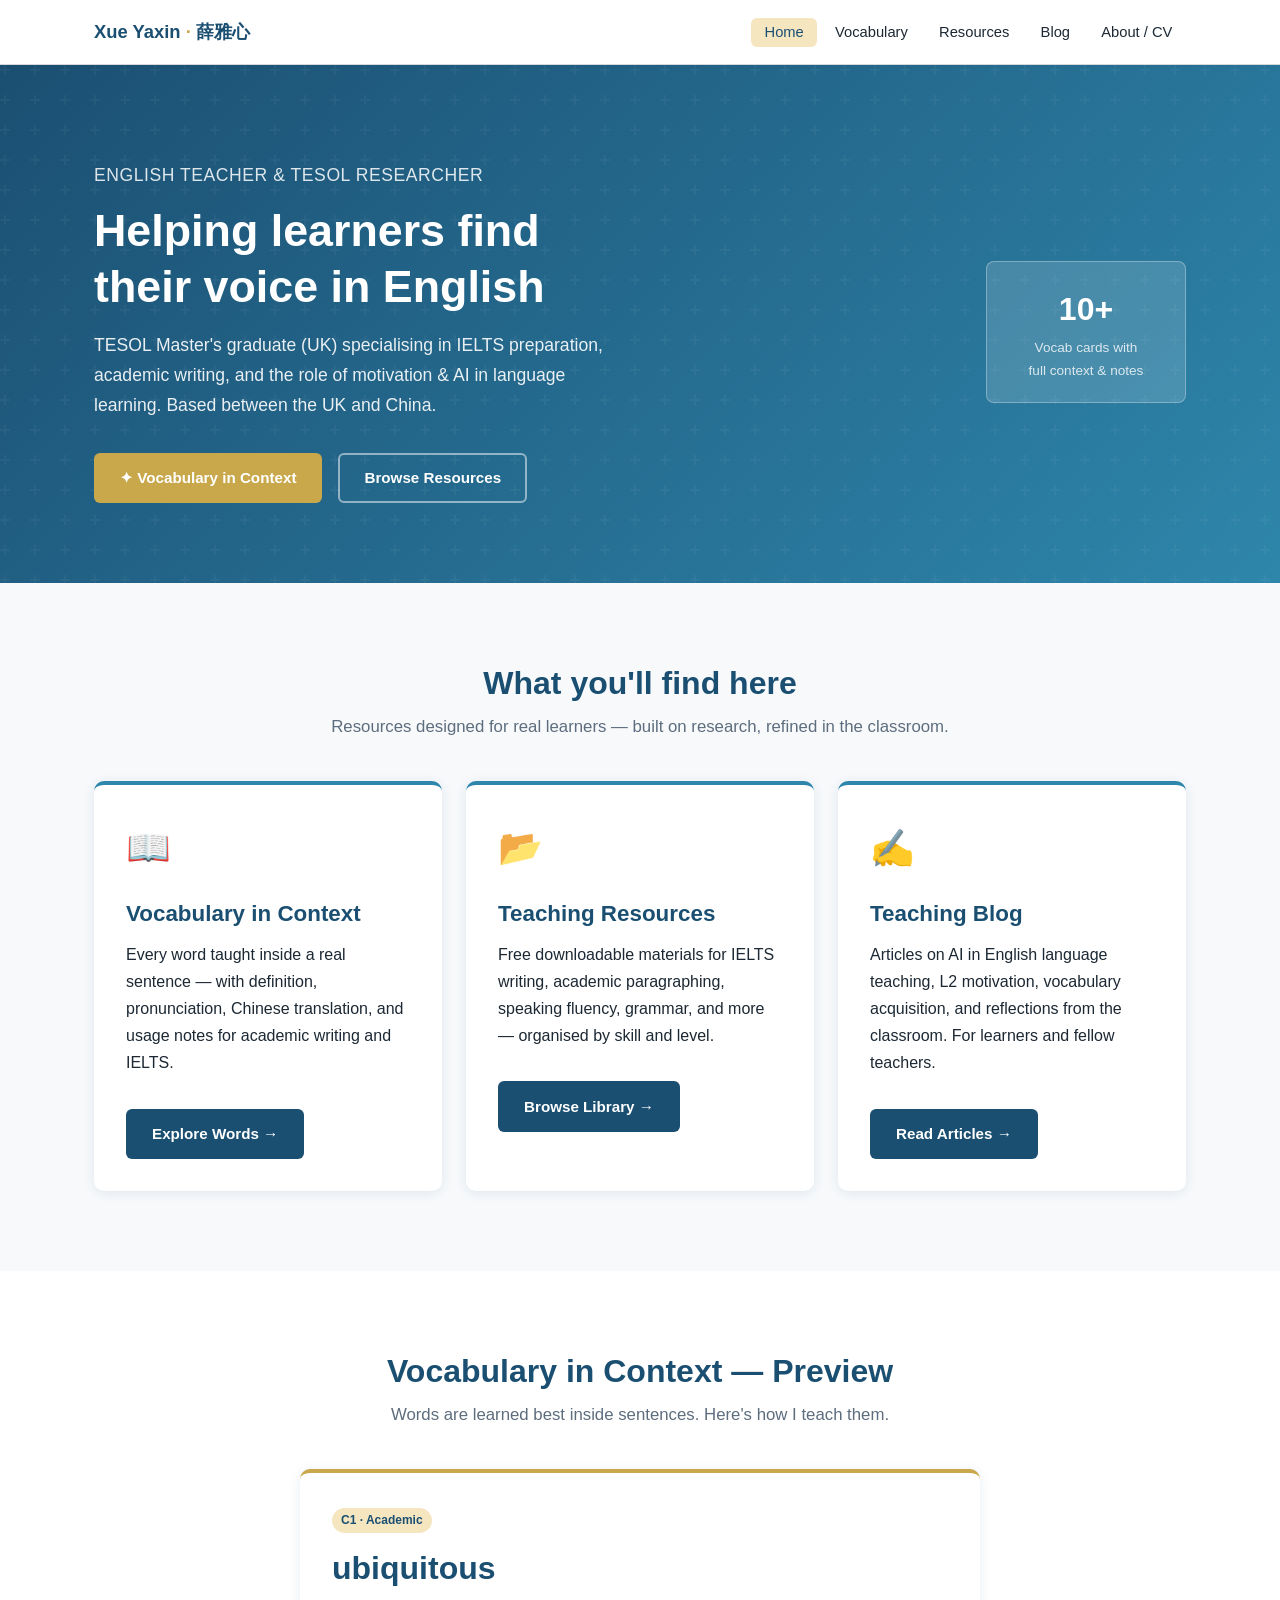
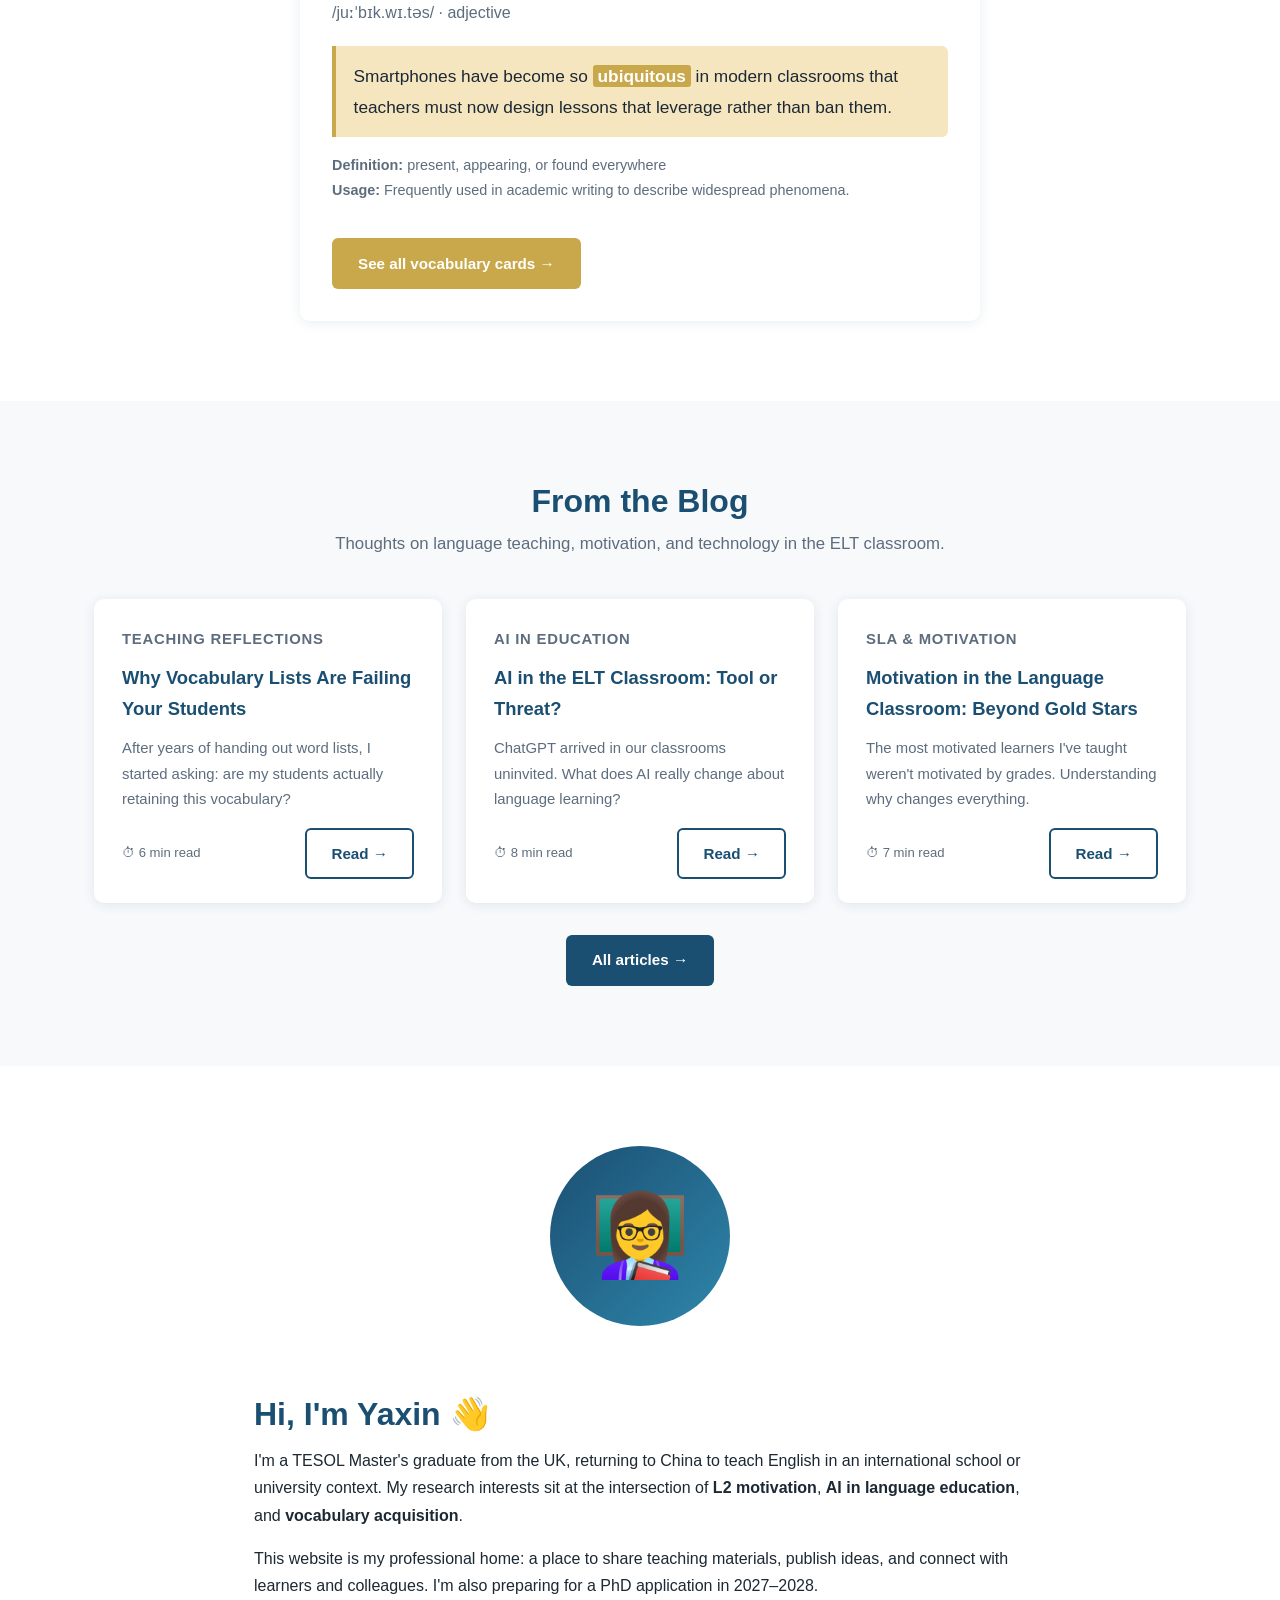
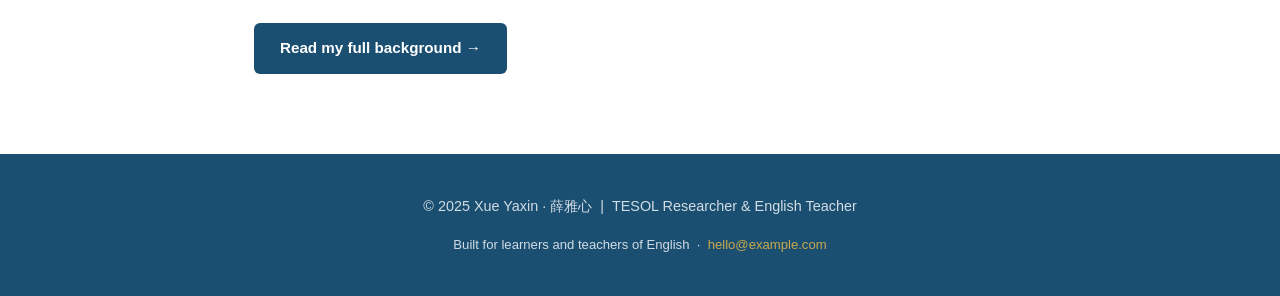
<file: index.html>
<!DOCTYPE html>
<html lang="en">
<head>
  <meta charset="UTF-8">
  <meta name="viewport" content="width=device-width, initial-scale=1.0">
  <title>Xue Yaxin | English Teacher & TESOL Researcher</title>
  <meta name="description" content="Personal teaching website of Xue Yaxin — TESOL researcher, English teacher, and language educator specialising in IELTS, academic writing, and AI in ELT.">
  <link rel="stylesheet" href="css/style.css">
</head>
<body>

<!-- ── Navigation ──────────────────────────────────────────── -->
<header class="site-header">
  <div class="container">
    <nav class="nav-inner">
      <a class="nav-brand" href="index.html">Xue Yaxin <span>·</span> 薛雅心</a>
      <ul class="nav-links">
        <li><a href="index.html" class="active">Home</a></li>
        <li><a href="vocabulary.html">Vocabulary</a></li>
        <li><a href="resources.html">Resources</a></li>
        <li><a href="blog.html">Blog</a></li>
        <li><a href="about.html">About / CV</a></li>
      </ul>
      <button class="nav-toggle" aria-label="Toggle navigation">
        <span></span><span></span><span></span>
      </button>
    </nav>
  </div>
</header>

<!-- ── Hero ────────────────────────────────────────────────── -->
<section class="hero">
  <div class="container">
    <div class="hero-inner">
      <div class="hero-text">
        <p class="hero-tagline">English Teacher &amp; TESOL Researcher</p>
        <h1>Helping learners find<br>their voice in English</h1>
        <p class="hero-desc">
          TESOL Master's graduate (UK) specialising in IELTS preparation, academic writing,
          and the role of motivation &amp; AI in language learning. Based between the UK and China.
        </p>
        <div class="hero-cta">
          <a href="vocabulary.html" class="btn btn-accent">✦ Vocabulary in Context</a>
          <a href="resources.html" class="btn btn-outline" style="color:#fff;border-color:rgba(255,255,255,.5)">Browse Resources</a>
        </div>
      </div>
      <div class="hero-badge">
        <div class="hero-badge-num">10+</div>
        <div class="hero-badge-label">Vocab cards with<br>full context &amp; notes</div>
      </div>
    </div>
  </div>
</section>

<!-- ── What you'll find here ───────────────────────────────── -->
<section class="section">
  <div class="container">
    <h2 class="section-title">What you'll find here</h2>
    <p class="section-subtitle">Resources designed for real learners — built on research, refined in the classroom.</p>
    <div class="grid-3">

      <div class="feature-card">
        <div class="feature-icon">📖</div>
        <h3>Vocabulary in Context</h3>
        <p>Every word taught inside a real sentence — with definition, pronunciation, Chinese translation, and usage notes for academic writing and IELTS.</p>
        <a class="btn btn-primary" href="vocabulary.html" style="margin-top:1rem">Explore Words →</a>
      </div>

      <div class="feature-card">
        <div class="feature-icon">📂</div>
        <h3>Teaching Resources</h3>
        <p>Free downloadable materials for IELTS writing, academic paragraphing, speaking fluency, grammar, and more — organised by skill and level.</p>
        <a class="btn btn-primary" href="resources.html" style="margin-top:1rem">Browse Library →</a>
      </div>

      <div class="feature-card">
        <div class="feature-icon">✍️</div>
        <h3>Teaching Blog</h3>
        <p>Articles on AI in English language teaching, L2 motivation, vocabulary acquisition, and reflections from the classroom. For learners and fellow teachers.</p>
        <a class="btn btn-primary" href="blog.html" style="margin-top:1rem">Read Articles →</a>
      </div>

    </div>
  </div>
</section>

<!-- ── Featured Vocabulary Preview ────────────────────────── -->
<section class="section section-alt">
  <div class="container">
    <h2 class="section-title">Vocabulary in Context — Preview</h2>
    <p class="section-subtitle">Words are learned best inside sentences. Here's how I teach them.</p>

    <div style="max-width:680px;margin:0 auto">
      <div class="feature-card" style="border-top-color:var(--accent)">
        <div class="card-level-badge">C1 · Academic</div>
        <div class="card-word">ubiquitous</div>
        <div class="card-phonetic">/juːˈbɪk.wɪ.təs/ · adjective</div>
        <div class="card-sentence">
          Smartphones have become so <span class="highlight">ubiquitous</span> in modern classrooms
          that teachers must now design lessons that leverage rather than ban them.
        </div>
        <p style="color:var(--text-muted);font-size:.9rem;margin-top:1rem">
          <strong>Definition:</strong> present, appearing, or found everywhere<br>
          <strong>Usage:</strong> Frequently used in academic writing to describe widespread phenomena.
        </p>
        <a href="vocabulary.html" class="btn btn-accent" style="margin-top:1.25rem">See all vocabulary cards →</a>
      </div>
    </div>
  </div>
</section>

<!-- ── Latest Blog Posts ────────────────────────────────────── -->
<section class="section">
  <div class="container">
    <h2 class="section-title">From the Blog</h2>
    <p class="section-subtitle">Thoughts on language teaching, motivation, and technology in the ELT classroom.</p>
    <div class="grid-3">

      <article class="blog-card">
        <div class="blog-card-header">
          <p class="blog-category">Teaching Reflections</p>
          <h3>Why Vocabulary Lists Are Failing Your Students</h3>
          <p>After years of handing out word lists, I started asking: are my students actually retaining this vocabulary?</p>
        </div>
        <div class="blog-card-footer">
          <span class="read-time">⏱ 6 min read</span>
          <a href="blog.html" class="btn btn-outline">Read →</a>
        </div>
      </article>

      <article class="blog-card">
        <div class="blog-card-header">
          <p class="blog-category">AI in Education</p>
          <h3>AI in the ELT Classroom: Tool or Threat?</h3>
          <p>ChatGPT arrived in our classrooms uninvited. What does AI really change about language learning?</p>
        </div>
        <div class="blog-card-footer">
          <span class="read-time">⏱ 8 min read</span>
          <a href="blog.html" class="btn btn-outline">Read →</a>
        </div>
      </article>

      <article class="blog-card">
        <div class="blog-card-header">
          <p class="blog-category">SLA &amp; Motivation</p>
          <h3>Motivation in the Language Classroom: Beyond Gold Stars</h3>
          <p>The most motivated learners I've taught weren't motivated by grades. Understanding why changes everything.</p>
        </div>
        <div class="blog-card-footer">
          <span class="read-time">⏱ 7 min read</span>
          <a href="blog.html" class="btn btn-outline">Read →</a>
        </div>
      </article>

    </div>
    <div style="text-align:center;margin-top:2rem">
      <a href="blog.html" class="btn btn-primary">All articles →</a>
    </div>
  </div>
</section>

<!-- ── About Teaser ─────────────────────────────────────────── -->
<section class="section section-alt">
  <div class="container" style="max-width:820px;display:flex;gap:3rem;align-items:center;flex-wrap:wrap">
    <div class="about-avatar" style="flex-shrink:0">👩‍🏫</div>
    <div>
      <h2 style="color:var(--primary);margin-bottom:.75rem">Hi, I'm Yaxin 👋</h2>
      <p>I'm a TESOL Master's graduate from the UK, returning to China to teach English in an international school or university context. My research interests sit at the intersection of <strong>L2 motivation</strong>, <strong>AI in language education</strong>, and <strong>vocabulary acquisition</strong>.</p>
      <p>This website is my professional home: a place to share teaching materials, publish ideas, and connect with learners and colleagues. I'm also preparing for a PhD application in 2027–2028.</p>
      <a href="about.html" class="btn btn-primary" style="margin-top:.5rem">Read my full background →</a>
    </div>
  </div>
</section>

<!-- ── Footer ───────────────────────────────────────────────── -->
<footer class="site-footer">
  <p>© 2025 Xue Yaxin · 薛雅心 &nbsp;|&nbsp; TESOL Researcher &amp; English Teacher</p>
  <p style="margin-top:.5rem;font-size:.82rem">
    Built for learners and teachers of English &nbsp;·&nbsp;
    <a href="mailto:hello@example.com">hello@example.com</a>
  </p>
</footer>

<script src="js/app.js"></script>
</body>
</html>
</file>
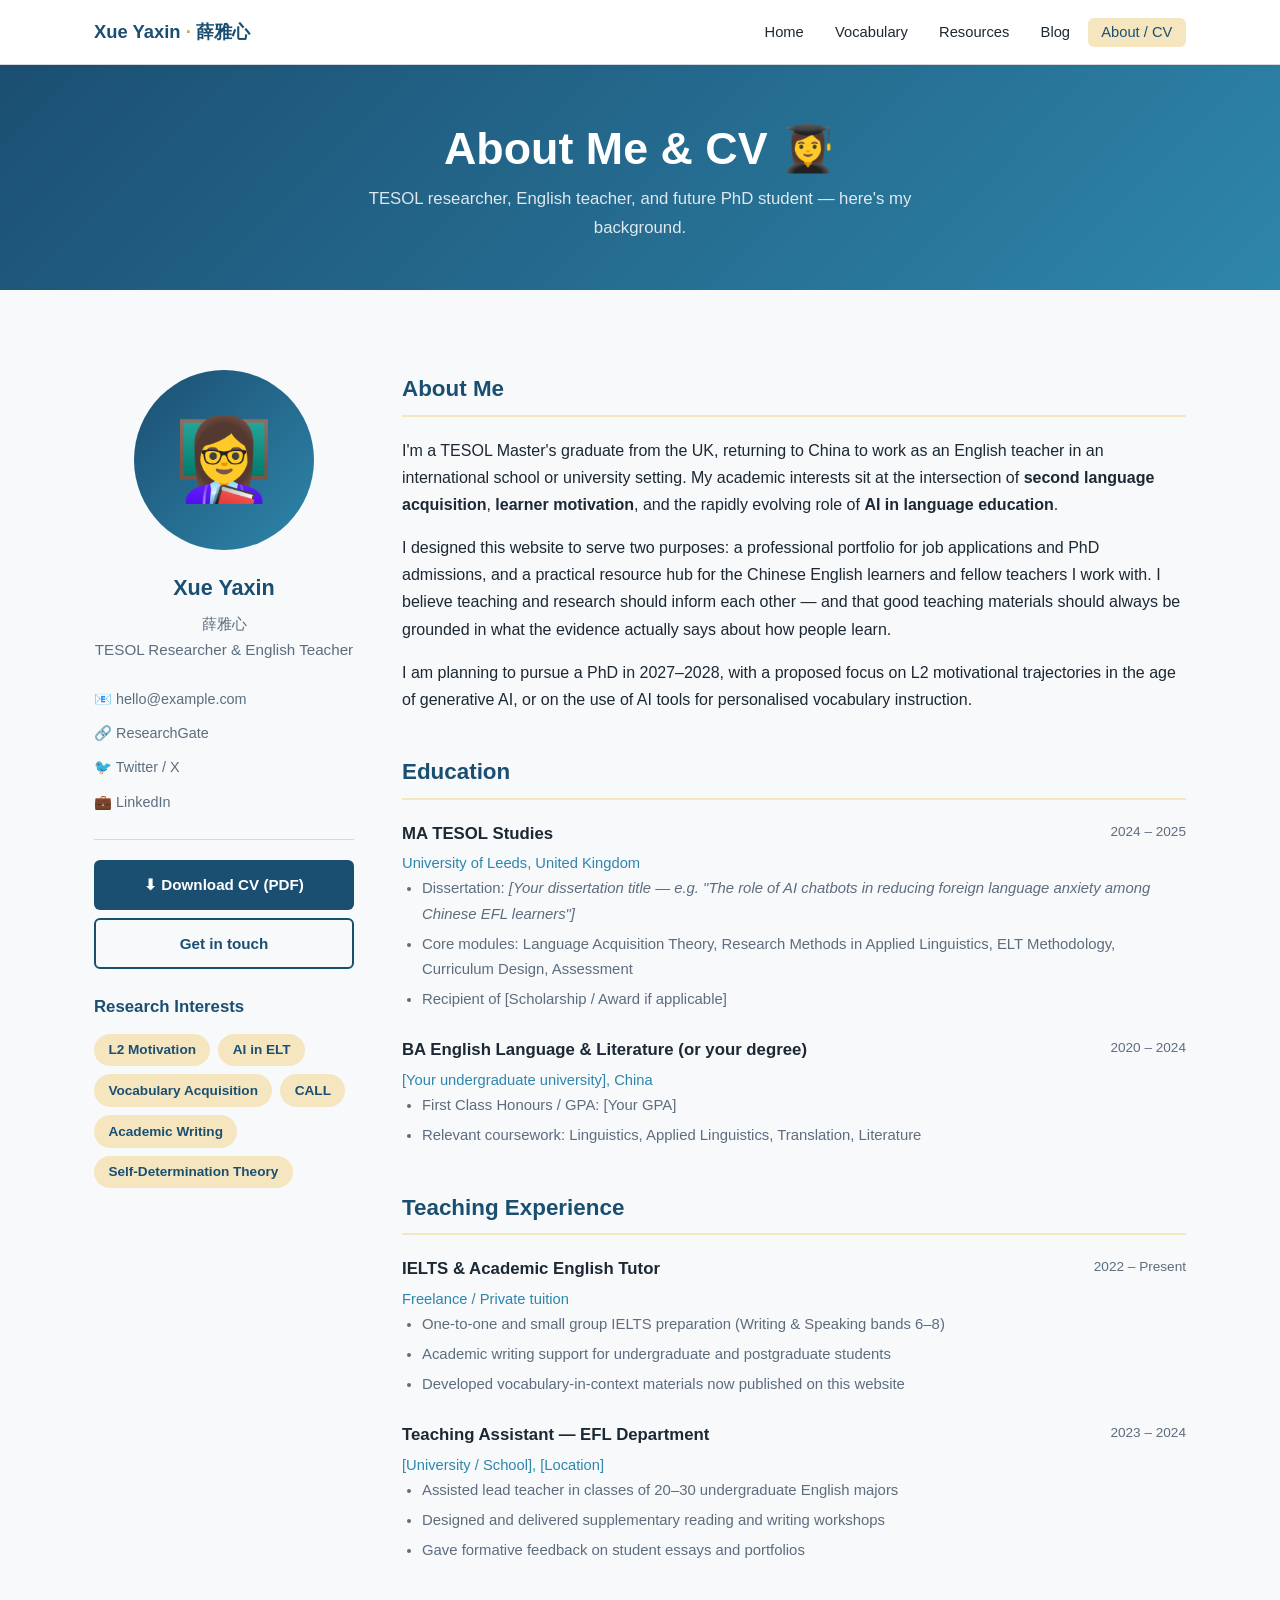
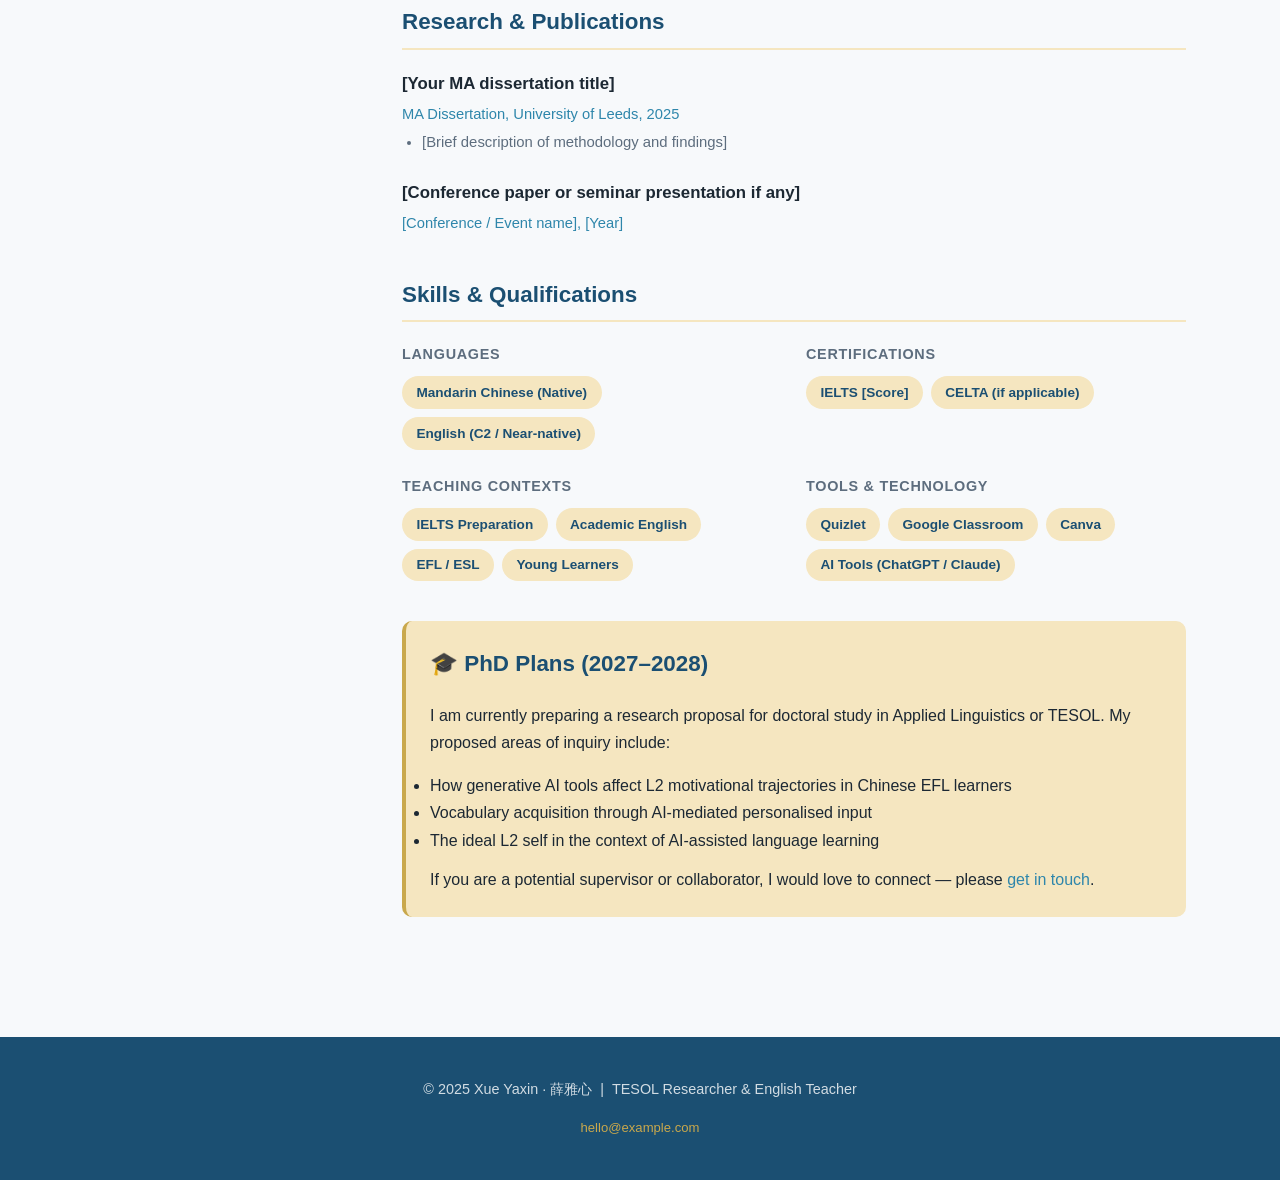
<file: about.html>
<!DOCTYPE html>
<html lang="en">
<head>
  <meta charset="UTF-8">
  <meta name="viewport" content="width=device-width, initial-scale=1.0">
  <title>About &amp; CV | Xue Yaxin</title>
  <meta name="description" content="About Xue Yaxin — TESOL researcher, English teacher, and PhD applicant in L2 motivation and AI in language education.">
  <link rel="stylesheet" href="css/style.css">
</head>
<body>

<header class="site-header">
  <div class="container">
    <nav class="nav-inner">
      <a class="nav-brand" href="index.html">Xue Yaxin <span>·</span> 薛雅心</a>
      <ul class="nav-links">
        <li><a href="index.html">Home</a></li>
        <li><a href="vocabulary.html">Vocabulary</a></li>
        <li><a href="resources.html">Resources</a></li>
        <li><a href="blog.html">Blog</a></li>
        <li><a href="about.html" class="active">About / CV</a></li>
      </ul>
      <button class="nav-toggle" aria-label="Toggle navigation">
        <span></span><span></span><span></span>
      </button>
    </nav>
  </div>
</header>

<div class="page-header">
  <div class="container">
    <h1>About Me &amp; CV 👩‍🎓</h1>
    <p>TESOL researcher, English teacher, and future PhD student — here's my background.</p>
  </div>
</div>

<section class="section">
  <div class="container">
    <div class="about-grid">

      <!-- Sidebar -->
      <aside class="about-sidebar">
        <div class="about-avatar">👩‍🏫</div>
        <div class="about-name">Xue Yaxin</div>
        <div class="about-role">薛雅心<br>TESOL Researcher &amp; English Teacher</div>

        <div class="about-contact">
          <a href="mailto:hello@example.com">📧 hello@example.com</a>
          <a href="#">🔗 ResearchGate</a>
          <a href="#">🐦 Twitter / X</a>
          <a href="#">💼 LinkedIn</a>
        </div>

        <hr style="margin:1.25rem 0;border:none;border-top:1px solid var(--border)">

        <a href="#" class="btn btn-primary" style="width:100%;justify-content:center;margin-bottom:.5rem">
          ⬇ Download CV (PDF)
        </a>
        <a href="mailto:hello@example.com" class="btn btn-outline" style="width:100%;justify-content:center">
          Get in touch
        </a>

        <div style="margin-top:1.5rem;text-align:left">
          <h4 style="color:var(--primary);margin-bottom:.75rem">Research Interests</h4>
          <div class="skill-grid">
            <span class="skill-tag">L2 Motivation</span>
            <span class="skill-tag">AI in ELT</span>
            <span class="skill-tag">Vocabulary Acquisition</span>
            <span class="skill-tag">CALL</span>
            <span class="skill-tag">Academic Writing</span>
            <span class="skill-tag">Self-Determination Theory</span>
          </div>
        </div>
      </aside>

      <!-- Main CV Content -->
      <main>

        <!-- Bio -->
        <div class="cv-section">
          <h3>About Me</h3>
          <p>I'm a TESOL Master's graduate from the UK, returning to China to work as an English teacher in an international school or university setting. My academic interests sit at the intersection of <strong>second language acquisition</strong>, <strong>learner motivation</strong>, and the rapidly evolving role of <strong>AI in language education</strong>.</p>
          <p>I designed this website to serve two purposes: a professional portfolio for job applications and PhD admissions, and a practical resource hub for the Chinese English learners and fellow teachers I work with. I believe teaching and research should inform each other — and that good teaching materials should always be grounded in what the evidence actually says about how people learn.</p>
          <p>I am planning to pursue a PhD in 2027–2028, with a proposed focus on L2 motivational trajectories in the age of generative AI, or on the use of AI tools for personalised vocabulary instruction.</p>
        </div>

        <!-- Education -->
        <div class="cv-section">
          <h3>Education</h3>

          <div class="cv-item">
            <div class="cv-item-header">
              <div>
                <h4>MA TESOL Studies</h4>
                <p class="cv-item-org">University of Leeds, United Kingdom</p>
              </div>
              <span class="cv-date">2024 – 2025</span>
            </div>
            <ul>
              <li>Dissertation: <em>[Your dissertation title — e.g. "The role of AI chatbots in reducing foreign language anxiety among Chinese EFL learners"]</em></li>
              <li>Core modules: Language Acquisition Theory, Research Methods in Applied Linguistics, ELT Methodology, Curriculum Design, Assessment</li>
              <li>Recipient of [Scholarship / Award if applicable]</li>
            </ul>
          </div>

          <div class="cv-item">
            <div class="cv-item-header">
              <div>
                <h4>BA English Language &amp; Literature (or your degree)</h4>
                <p class="cv-item-org">[Your undergraduate university], China</p>
              </div>
              <span class="cv-date">2020 – 2024</span>
            </div>
            <ul>
              <li>First Class Honours / GPA: [Your GPA]</li>
              <li>Relevant coursework: Linguistics, Applied Linguistics, Translation, Literature</li>
            </ul>
          </div>
        </div>

        <!-- Teaching Experience -->
        <div class="cv-section">
          <h3>Teaching Experience</h3>

          <div class="cv-item">
            <div class="cv-item-header">
              <div>
                <h4>IELTS &amp; Academic English Tutor</h4>
                <p class="cv-item-org">Freelance / Private tuition</p>
              </div>
              <span class="cv-date">2022 – Present</span>
            </div>
            <ul>
              <li>One-to-one and small group IELTS preparation (Writing &amp; Speaking bands 6–8)</li>
              <li>Academic writing support for undergraduate and postgraduate students</li>
              <li>Developed vocabulary-in-context materials now published on this website</li>
            </ul>
          </div>

          <div class="cv-item">
            <div class="cv-item-header">
              <div>
                <h4>Teaching Assistant — EFL Department</h4>
                <p class="cv-item-org">[University / School], [Location]</p>
              </div>
              <span class="cv-date">2023 – 2024</span>
            </div>
            <ul>
              <li>Assisted lead teacher in classes of 20–30 undergraduate English majors</li>
              <li>Designed and delivered supplementary reading and writing workshops</li>
              <li>Gave formative feedback on student essays and portfolios</li>
            </ul>
          </div>
        </div>

        <!-- Research & Publications -->
        <div class="cv-section">
          <h3>Research &amp; Publications</h3>

          <div class="cv-item">
            <h4>[Your MA dissertation title]</h4>
            <p class="cv-item-org">MA Dissertation, University of Leeds, 2025</p>
            <ul>
              <li>[Brief description of methodology and findings]</li>
            </ul>
          </div>

          <div class="cv-item">
            <h4>[Conference paper or seminar presentation if any]</h4>
            <p class="cv-item-org">[Conference / Event name], [Year]</p>
          </div>
        </div>

        <!-- Skills -->
        <div class="cv-section">
          <h3>Skills &amp; Qualifications</h3>
          <div style="display:grid;grid-template-columns:1fr 1fr;gap:1.5rem;flex-wrap:wrap">
            <div>
              <h4 style="margin-bottom:.6rem;color:var(--text-muted);font-size:.9rem;text-transform:uppercase;letter-spacing:.05em">Languages</h4>
              <div class="skill-grid">
                <span class="skill-tag">Mandarin Chinese (Native)</span>
                <span class="skill-tag">English (C2 / Near-native)</span>
              </div>
            </div>
            <div>
              <h4 style="margin-bottom:.6rem;color:var(--text-muted);font-size:.9rem;text-transform:uppercase;letter-spacing:.05em">Certifications</h4>
              <div class="skill-grid">
                <span class="skill-tag">IELTS [Score]</span>
                <span class="skill-tag">CELTA (if applicable)</span>
              </div>
            </div>
            <div>
              <h4 style="margin-bottom:.6rem;color:var(--text-muted);font-size:.9rem;text-transform:uppercase;letter-spacing:.05em">Teaching Contexts</h4>
              <div class="skill-grid">
                <span class="skill-tag">IELTS Preparation</span>
                <span class="skill-tag">Academic English</span>
                <span class="skill-tag">EFL / ESL</span>
                <span class="skill-tag">Young Learners</span>
              </div>
            </div>
            <div>
              <h4 style="margin-bottom:.6rem;color:var(--text-muted);font-size:.9rem;text-transform:uppercase;letter-spacing:.05em">Tools &amp; Technology</h4>
              <div class="skill-grid">
                <span class="skill-tag">Quizlet</span>
                <span class="skill-tag">Google Classroom</span>
                <span class="skill-tag">Canva</span>
                <span class="skill-tag">AI Tools (ChatGPT / Claude)</span>
              </div>
            </div>
          </div>
        </div>

        <!-- PhD Plans -->
        <div class="cv-section" style="background:var(--accent-light);padding:1.5rem;border-radius:var(--radius);border-left:4px solid var(--accent)">
          <h3 style="border:none;margin-bottom:.75rem">🎓 PhD Plans (2027–2028)</h3>
          <p>I am currently preparing a research proposal for doctoral study in Applied Linguistics or TESOL. My proposed areas of inquiry include:</p>
          <ul>
            <li>How generative AI tools affect L2 motivational trajectories in Chinese EFL learners</li>
            <li>Vocabulary acquisition through AI-mediated personalised input</li>
            <li>The ideal L2 self in the context of AI-assisted language learning</li>
          </ul>
          <p style="margin-top:.75rem">If you are a potential supervisor or collaborator, I would love to connect — please <a href="mailto:hello@example.com">get in touch</a>.</p>
        </div>

      </main>
    </div>
  </div>
</section>

<footer class="site-footer">
  <p>© 2025 Xue Yaxin · 薛雅心 &nbsp;|&nbsp; TESOL Researcher &amp; English Teacher</p>
  <p style="margin-top:.5rem;font-size:.82rem">
    <a href="mailto:hello@example.com">hello@example.com</a>
  </p>
</footer>

<script src="js/app.js"></script>
</body>
</html>
</file>
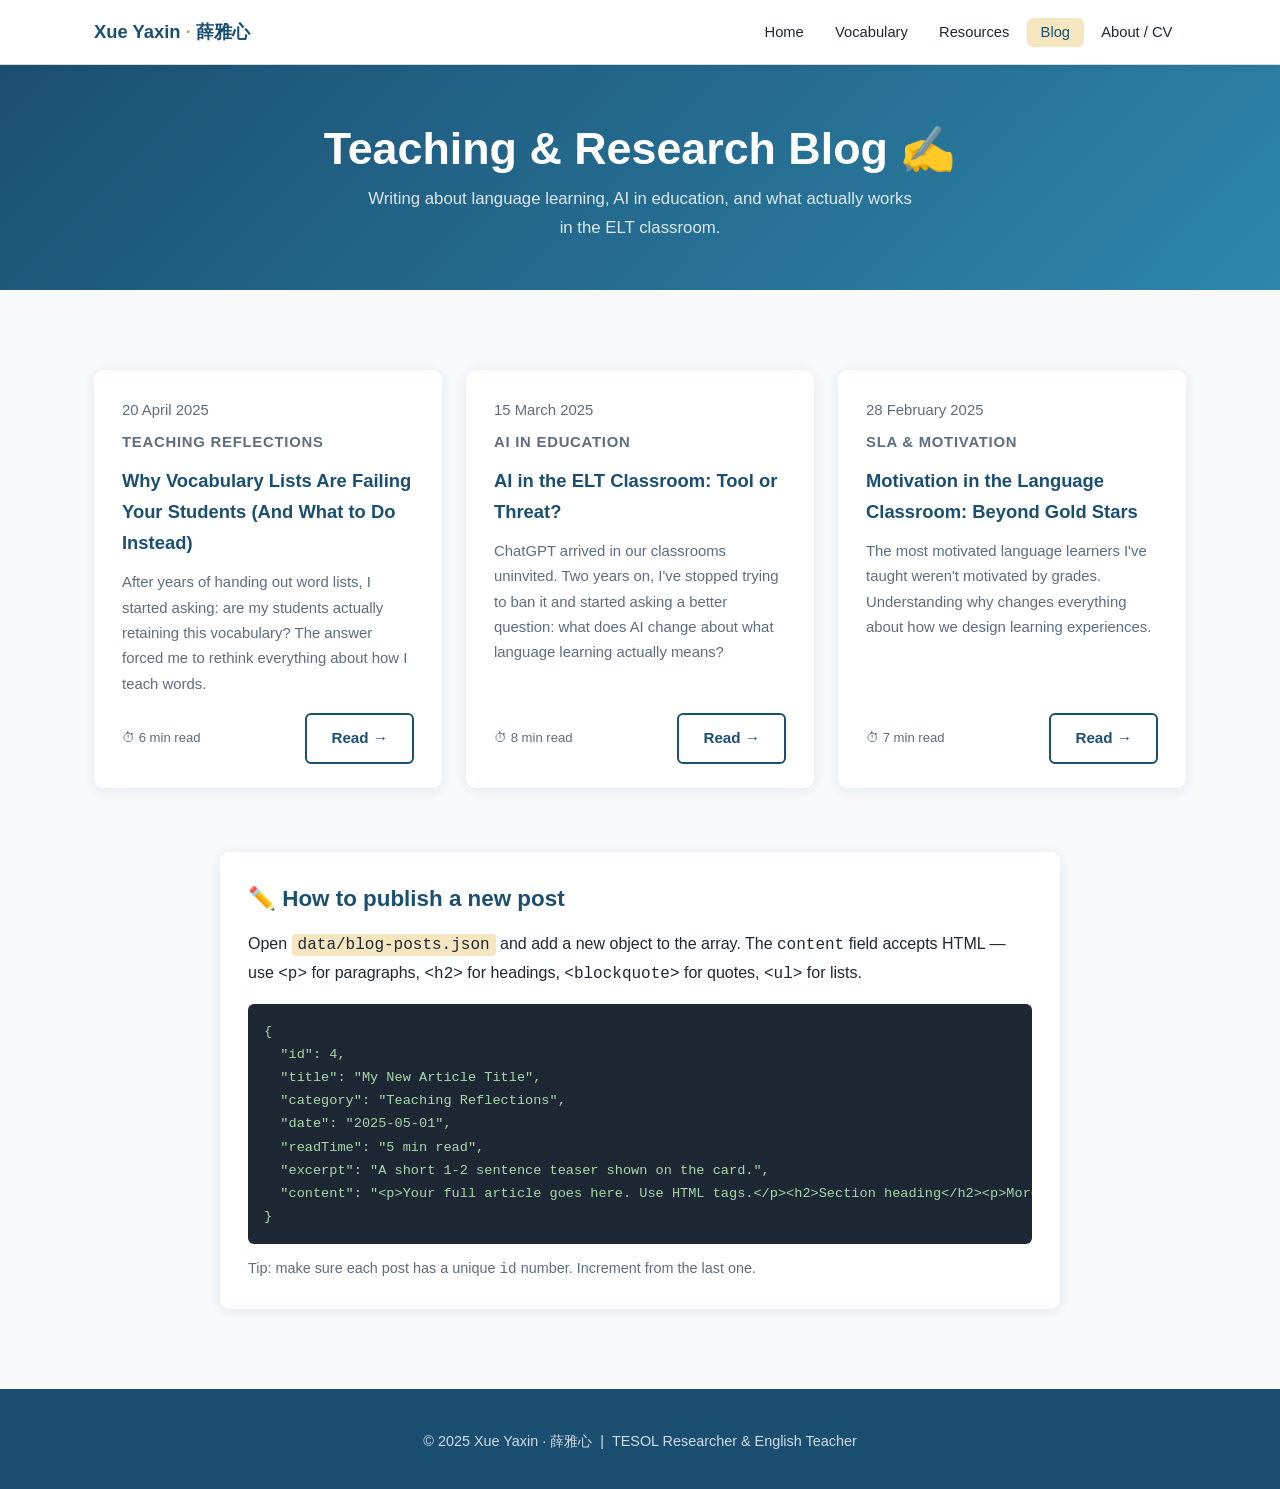
<file: blog.html>
<!DOCTYPE html>
<html lang="en">
<head>
  <meta charset="UTF-8">
  <meta name="viewport" content="width=device-width, initial-scale=1.0">
  <title>Blog | Xue Yaxin</title>
  <meta name="description" content="Articles on AI in ELT, L2 motivation, vocabulary acquisition, and teaching reflections by Xue Yaxin.">
  <link rel="stylesheet" href="css/style.css">
</head>
<body>

<header class="site-header">
  <div class="container">
    <nav class="nav-inner">
      <a class="nav-brand" href="index.html">Xue Yaxin <span>·</span> 薛雅心</a>
      <ul class="nav-links">
        <li><a href="index.html">Home</a></li>
        <li><a href="vocabulary.html">Vocabulary</a></li>
        <li><a href="resources.html">Resources</a></li>
        <li><a href="blog.html" class="active">Blog</a></li>
        <li><a href="about.html">About / CV</a></li>
      </ul>
      <button class="nav-toggle" aria-label="Toggle navigation">
        <span></span><span></span><span></span>
      </button>
    </nav>
  </div>
</header>

<div class="page-header">
  <div class="container">
    <h1>Teaching &amp; Research Blog ✍️</h1>
    <p>Writing about language learning, AI in education, and what actually works in the ELT classroom.</p>
  </div>
</div>

<section class="section">
  <div class="container">

    <!-- Blog list (shown by default) -->
    <div id="blog-list">
      <p>Loading posts…</p>
    </div>

    <!-- Single post view (hidden by default) -->
    <div id="blog-post" class="blog-hidden"></div>

    <!-- How to add posts -->
    <div id="blog-add-guide" style="max-width:840px;margin:4rem auto 0;padding:1.75rem;background:var(--surface);border-radius:var(--radius);box-shadow:var(--shadow)">
      <h3 style="color:var(--primary);margin-bottom:.75rem">✏️ How to publish a new post</h3>
      <p>Open <code style="background:var(--accent-light);padding:2px 6px;border-radius:4px">data/blog-posts.json</code> and add a new object to the array.
      The <code>content</code> field accepts HTML — use <code>&lt;p&gt;</code> for paragraphs, <code>&lt;h2&gt;</code> for headings, <code>&lt;blockquote&gt;</code> for quotes, <code>&lt;ul&gt;</code> for lists.</p>
      <pre style="background:#1e2835;color:#a8d8a8;padding:1rem;border-radius:6px;font-size:.85rem;overflow-x:auto;margin-top:.75rem">{
  "id": 4,
  "title": "My New Article Title",
  "category": "Teaching Reflections",
  "date": "2025-05-01",
  "readTime": "5 min read",
  "excerpt": "A short 1-2 sentence teaser shown on the card.",
  "content": "&lt;p&gt;Your full article goes here. Use HTML tags.&lt;/p&gt;&lt;h2&gt;Section heading&lt;/h2&gt;&lt;p&gt;More content.&lt;/p&gt;"
}</pre>
      <p style="margin-top:.75rem;color:var(--text-muted);font-size:.9rem">Tip: make sure each post has a unique <code>id</code> number. Increment from the last one.</p>
    </div>

  </div>
</section>

<footer class="site-footer">
  <p>© 2025 Xue Yaxin · 薛雅心 &nbsp;|&nbsp; TESOL Researcher &amp; English Teacher</p>
</footer>

<script src="js/app.js"></script>
</body>
</html>
</file>
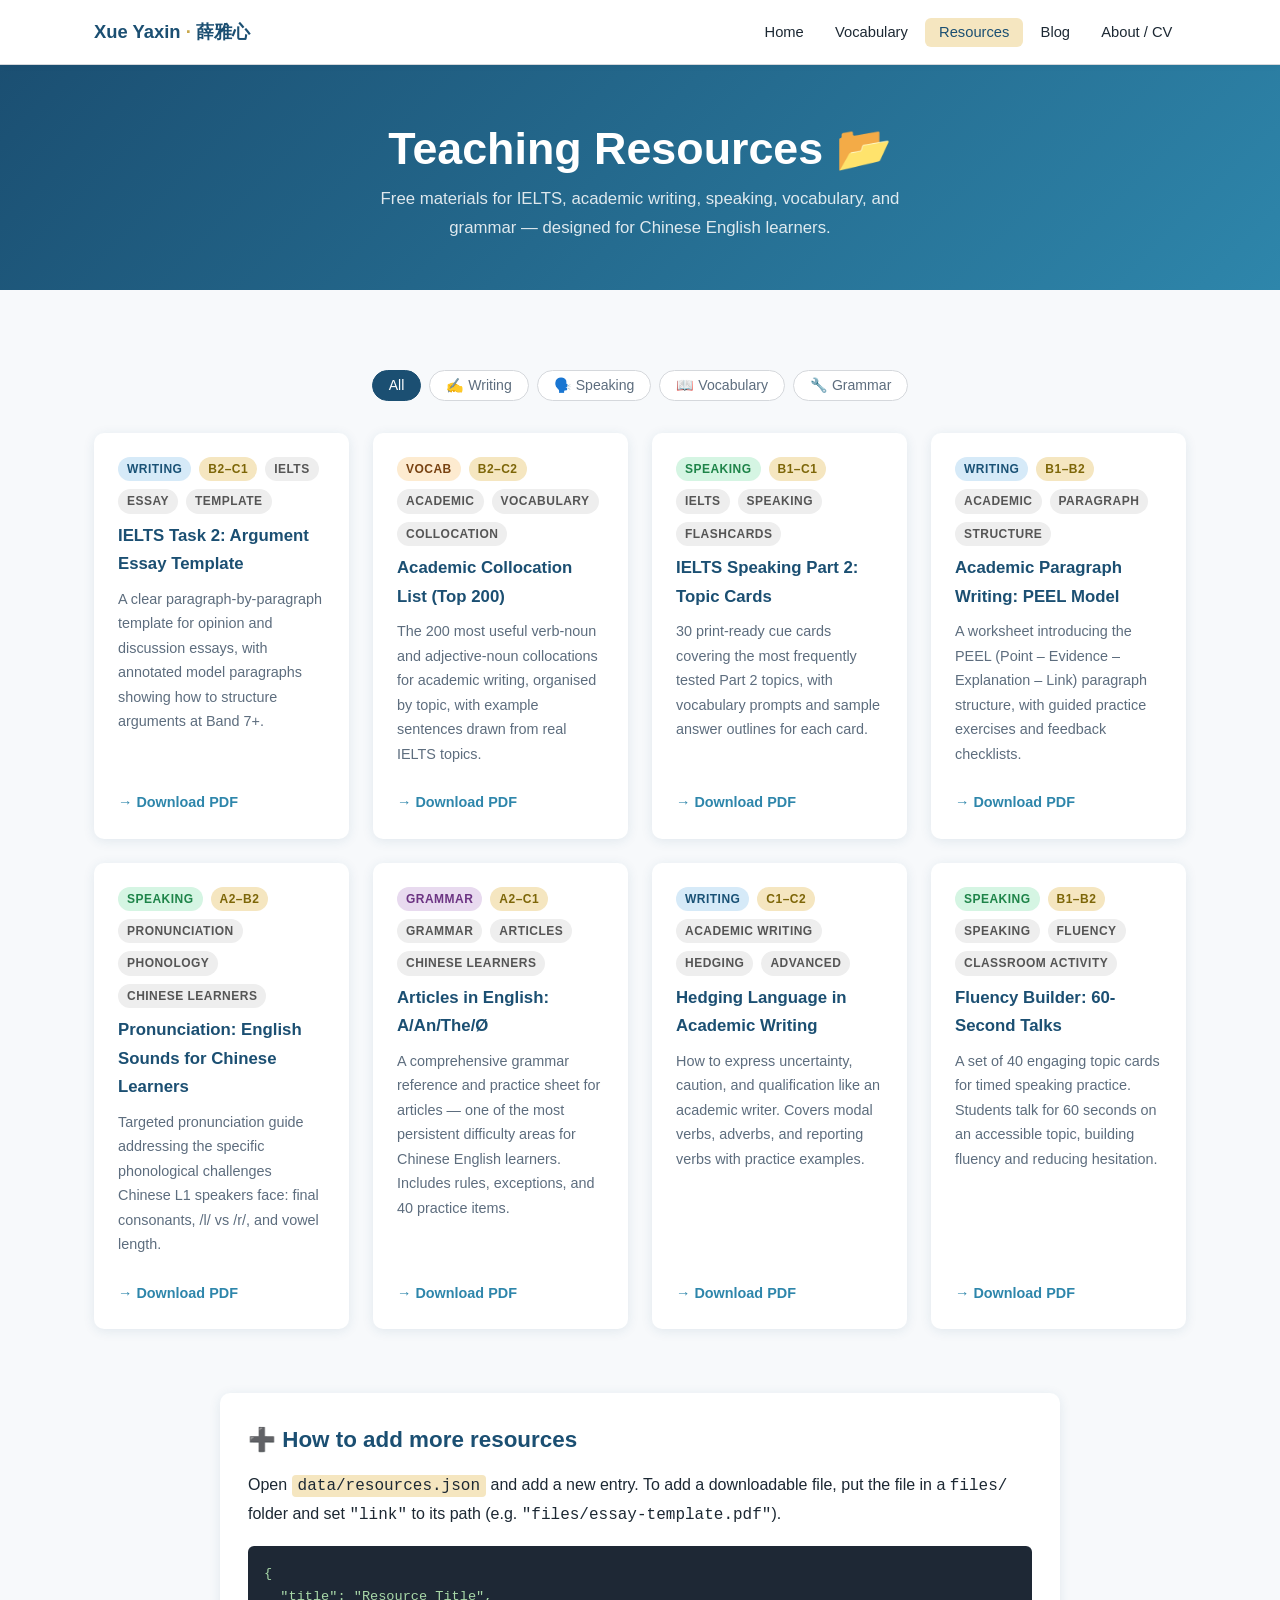
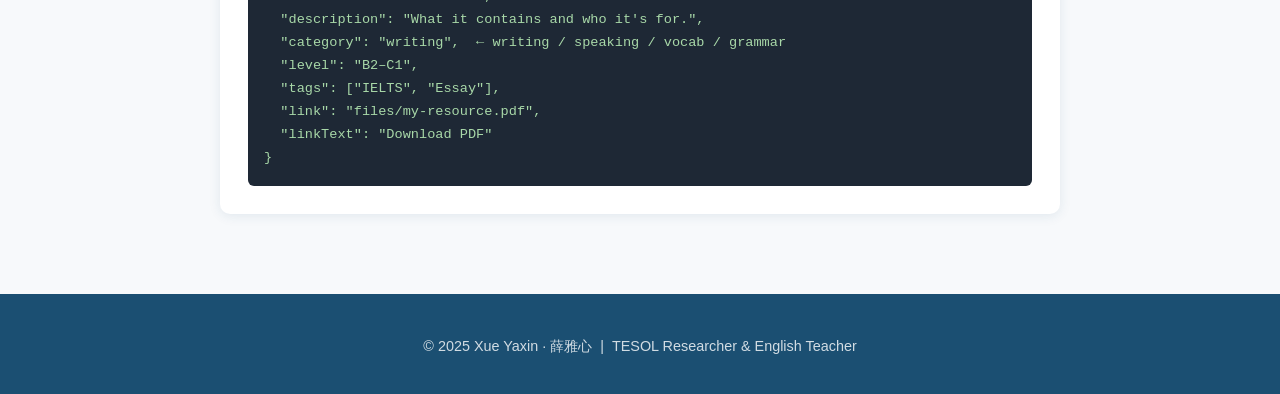
<file: resources.html>
<!DOCTYPE html>
<html lang="en">
<head>
  <meta charset="UTF-8">
  <meta name="viewport" content="width=device-width, initial-scale=1.0">
  <title>Teaching Resources | Xue Yaxin</title>
  <meta name="description" content="Free English teaching and learning resources — IELTS writing, academic English, speaking, vocabulary, and grammar materials for Chinese learners.">
  <link rel="stylesheet" href="css/style.css">
</head>
<body>

<header class="site-header">
  <div class="container">
    <nav class="nav-inner">
      <a class="nav-brand" href="index.html">Xue Yaxin <span>·</span> 薛雅心</a>
      <ul class="nav-links">
        <li><a href="index.html">Home</a></li>
        <li><a href="vocabulary.html">Vocabulary</a></li>
        <li><a href="resources.html" class="active">Resources</a></li>
        <li><a href="blog.html">Blog</a></li>
        <li><a href="about.html">About / CV</a></li>
      </ul>
      <button class="nav-toggle" aria-label="Toggle navigation">
        <span></span><span></span><span></span>
      </button>
    </nav>
  </div>
</header>

<div class="page-header">
  <div class="container">
    <h1>Teaching Resources 📂</h1>
    <p>Free materials for IELTS, academic writing, speaking, vocabulary, and grammar — designed for Chinese English learners.</p>
  </div>
</div>

<section class="section">
  <div class="container">

    <div class="filter-bar">
      <button class="filter-btn active" data-filter="all">All</button>
      <button class="filter-btn" data-filter="writing">✍️ Writing</button>
      <button class="filter-btn" data-filter="speaking">🗣️ Speaking</button>
      <button class="filter-btn" data-filter="vocab">📖 Vocabulary</button>
      <button class="filter-btn" data-filter="grammar">🔧 Grammar</button>
    </div>

    <div class="grid-3" id="resources-grid">
      <p>Loading resources…</p>
    </div>

    <!-- How to add resources -->
    <div style="max-width:840px;margin:4rem auto 0;padding:1.75rem;background:var(--surface);border-radius:var(--radius);box-shadow:var(--shadow)">
      <h3 style="color:var(--primary);margin-bottom:.75rem">➕ How to add more resources</h3>
      <p>Open <code style="background:var(--accent-light);padding:2px 6px;border-radius:4px">data/resources.json</code> and add a new entry.
      To add a downloadable file, put the file in a <code>files/</code> folder and set <code>"link"</code> to its path (e.g. <code>"files/essay-template.pdf"</code>).</p>
      <pre style="background:#1e2835;color:#a8d8a8;padding:1rem;border-radius:6px;font-size:.85rem;overflow-x:auto;margin-top:.75rem">{
  "title": "Resource Title",
  "description": "What it contains and who it's for.",
  "category": "writing",  ← writing / speaking / vocab / grammar
  "level": "B2–C1",
  "tags": ["IELTS", "Essay"],
  "link": "files/my-resource.pdf",
  "linkText": "Download PDF"
}</pre>
    </div>

  </div>
</section>

<footer class="site-footer">
  <p>© 2025 Xue Yaxin · 薛雅心 &nbsp;|&nbsp; TESOL Researcher &amp; English Teacher</p>
</footer>

<script src="js/app.js"></script>
</body>
</html>
</file>
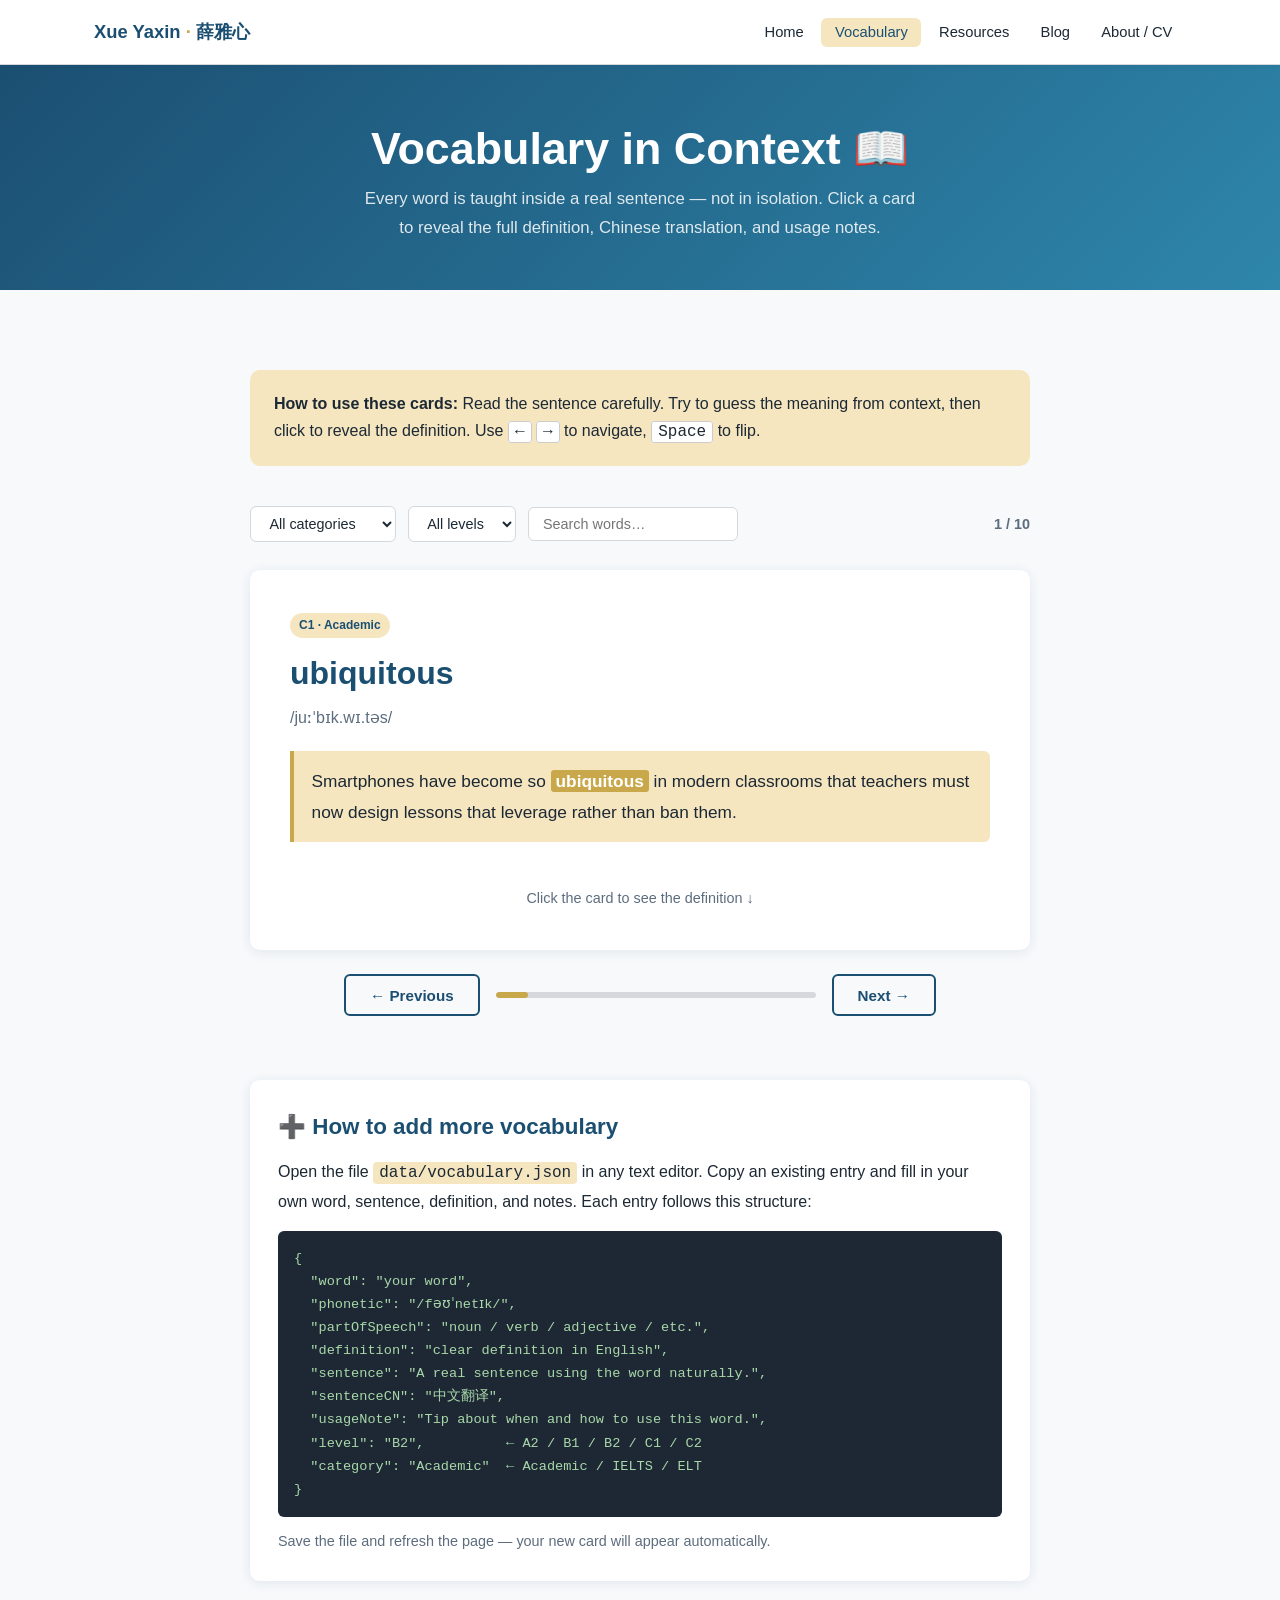
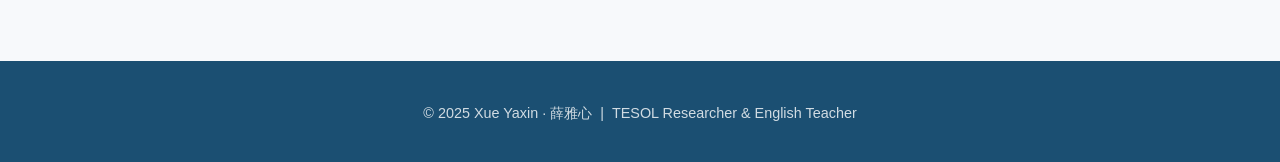
<file: vocabulary.html>
<!DOCTYPE html>
<html lang="en">
<head>
  <meta charset="UTF-8">
  <meta name="viewport" content="width=device-width, initial-scale=1.0">
  <title>Vocabulary in Context | Xue Yaxin</title>
  <meta name="description" content="Learn English vocabulary in context — every word taught inside a real sentence, with definition, Chinese translation, and usage notes.">
  <link rel="stylesheet" href="css/style.css">
</head>
<body>

<header class="site-header">
  <div class="container">
    <nav class="nav-inner">
      <a class="nav-brand" href="index.html">Xue Yaxin <span>·</span> 薛雅心</a>
      <ul class="nav-links">
        <li><a href="index.html">Home</a></li>
        <li><a href="vocabulary.html" class="active">Vocabulary</a></li>
        <li><a href="resources.html">Resources</a></li>
        <li><a href="blog.html">Blog</a></li>
        <li><a href="about.html">About / CV</a></li>
      </ul>
      <button class="nav-toggle" aria-label="Toggle navigation">
        <span></span><span></span><span></span>
      </button>
    </nav>
  </div>
</header>

<div class="page-header">
  <div class="container">
    <h1>Vocabulary in Context 📖</h1>
    <p>Every word is taught inside a real sentence — not in isolation. Click a card to reveal the full definition, Chinese translation, and usage notes.</p>
  </div>
</div>

<section class="section">
  <div class="container">

    <!-- How to use -->
    <div style="background:var(--accent-light);border-radius:var(--radius);padding:1.25rem 1.5rem;margin-bottom:2.5rem;max-width:780px;margin-left:auto;margin-right:auto">
      <strong>How to use these cards:</strong>
      Read the sentence carefully. Try to guess the meaning from context, then click to reveal the definition.
      Use <kbd style="background:#fff;border:1px solid #ccc;padding:1px 6px;border-radius:3px">←</kbd>
      <kbd style="background:#fff;border:1px solid #ccc;padding:1px 6px;border-radius:3px">→</kbd> to navigate,
      <kbd style="background:#fff;border:1px solid #ccc;padding:1px 6px;border-radius:3px">Space</kbd> to flip.
    </div>

    <div class="vocab-app" id="vocab-app">

      <!-- Controls -->
      <div class="vocab-controls">
        <select id="filter-category">
          <option value="">All categories</option>
          <option value="Academic">Academic</option>
          <option value="IELTS">IELTS</option>
          <option value="ELT">ELT / Teaching</option>
        </select>
        <select id="filter-level">
          <option value="">All levels</option>
          <option value="B1">B1</option>
          <option value="B2">B2</option>
          <option value="C1">C1</option>
          <option value="C2">C2</option>
        </select>
        <input type="text" id="search-vocab" placeholder="Search words…" style="min-width:160px">
        <span class="card-counter" id="card-counter">— / —</span>
      </div>

      <!-- Flip card -->
      <div class="flip-card" id="flip-card">
        <div class="flip-card-inner">
          <div class="flip-card-front" style="align-items:center;justify-content:center">
            <p style="color:var(--text-muted)">Loading vocabulary cards…</p>
          </div>
        </div>
      </div>

      <!-- Navigation -->
      <div class="card-nav">
        <button class="btn btn-outline" id="btn-prev">← Previous</button>
        <div class="card-progress"><div class="card-progress-fill" id="progress-fill" style="width:0%"></div></div>
        <button class="btn btn-outline" id="btn-next">Next →</button>
      </div>

    </div>

    <!-- How to add more vocabulary -->
    <div style="max-width:780px;margin:4rem auto 0;padding:1.75rem;background:var(--surface);border-radius:var(--radius);box-shadow:var(--shadow)">
      <h3 style="color:var(--primary);margin-bottom:.75rem">➕ How to add more vocabulary</h3>
      <p>Open the file <code style="background:var(--accent-light);padding:2px 6px;border-radius:4px">data/vocabulary.json</code> in any text editor.
      Copy an existing entry and fill in your own word, sentence, definition, and notes. Each entry follows this structure:</p>
      <pre style="background:#1e2835;color:#a8d8a8;padding:1rem;border-radius:6px;font-size:.85rem;overflow-x:auto;margin-top:.75rem">{
  "word": "your word",
  "phonetic": "/fəʊˈnetɪk/",
  "partOfSpeech": "noun / verb / adjective / etc.",
  "definition": "clear definition in English",
  "sentence": "A real sentence using the word naturally.",
  "sentenceCN": "中文翻译",
  "usageNote": "Tip about when and how to use this word.",
  "level": "B2",          ← A2 / B1 / B2 / C1 / C2
  "category": "Academic"  ← Academic / IELTS / ELT
}</pre>
      <p style="margin-top:.75rem;color:var(--text-muted);font-size:.9rem">Save the file and refresh the page — your new card will appear automatically.</p>
    </div>

  </div>
</section>

<footer class="site-footer">
  <p>© 2025 Xue Yaxin · 薛雅心 &nbsp;|&nbsp; TESOL Researcher &amp; English Teacher</p>
</footer>

<script src="js/app.js"></script>
</body>
</html>
</file>
<file: css/style.css>
/* ============================================================
   TEACHING WEBSITE – MAIN STYLESHEET
   To change the colour palette, edit the variables below.
   ============================================================ */

:root {
  --primary:        #1B4F72;   /* deep navy */
  --primary-light:  #2E86AB;   /* medium blue */
  --accent:         #C9A84C;   /* academic gold */
  --accent-light:   #F5E6C0;   /* pale gold */
  --bg:             #F7F9FB;   /* page background */
  --surface:        #FFFFFF;   /* card background */
  --text:           #1C2833;   /* body text */
  --text-muted:     #5D6D7E;   /* secondary text */
  --border:         #D5D8DC;   /* dividers */
  --success:        #1E8449;
  --radius:         10px;
  --shadow:         0 2px 12px rgba(27,79,114,0.10);
  --shadow-hover:   0 6px 24px rgba(27,79,114,0.18);
  --transition:     0.25s ease;
  --max-width:      1140px;
}

/* ── Reset & Base ─────────────────────────────────────────── */
*, *::before, *::after { box-sizing: border-box; margin: 0; padding: 0; }

html { scroll-behavior: smooth; font-size: 16px; }

body {
  font-family: 'Segoe UI', 'PingFang SC', 'Microsoft YaHei', sans-serif;
  background: var(--bg);
  color: var(--text);
  line-height: 1.7;
}

a { color: var(--primary-light); text-decoration: none; transition: color var(--transition); }
a:hover { color: var(--accent); }

img { max-width: 100%; display: block; }

/* ── Typography ───────────────────────────────────────────── */
h1 { font-size: clamp(1.8rem, 4vw, 2.8rem); font-weight: 700; line-height: 1.25; }
h2 { font-size: clamp(1.4rem, 3vw, 2rem);   font-weight: 700; line-height: 1.3; }
h3 { font-size: clamp(1.1rem, 2vw, 1.4rem); font-weight: 600; }
h4 { font-size: 1.05rem; font-weight: 600; }
p  { margin-bottom: 1rem; }
p:last-child { margin-bottom: 0; }

.section-title {
  text-align: center;
  margin-bottom: 0.5rem;
  color: var(--primary);
}
.section-subtitle {
  text-align: center;
  color: var(--text-muted);
  margin-bottom: 2.5rem;
  font-size: 1.05rem;
}

/* ── Layout Utilities ─────────────────────────────────────── */
.container { max-width: var(--max-width); margin: 0 auto; padding: 0 1.5rem; }
.section   { padding: 5rem 0; }
.section-alt { background: var(--surface); }

.grid-2 { display: grid; grid-template-columns: repeat(auto-fit, minmax(280px, 1fr)); gap: 1.5rem; }
.grid-3 { display: grid; grid-template-columns: repeat(auto-fit, minmax(240px, 1fr)); gap: 1.5rem; }

/* ── Buttons ──────────────────────────────────────────────── */
.btn {
  display: inline-flex;
  align-items: center;
  gap: 0.45rem;
  padding: 0.65rem 1.5rem;
  border-radius: 6px;
  font-size: 0.95rem;
  font-weight: 600;
  cursor: pointer;
  transition: all var(--transition);
  border: 2px solid transparent;
}
.btn-primary {
  background: var(--primary);
  color: #fff;
}
.btn-primary:hover { background: var(--primary-light); color: #fff; transform: translateY(-1px); }

.btn-outline {
  background: transparent;
  color: var(--primary);
  border-color: var(--primary);
}
.btn-outline:hover { background: var(--primary); color: #fff; transform: translateY(-1px); }

.btn-accent {
  background: var(--accent);
  color: #fff;
}
.btn-accent:hover { background: #b8923f; color: #fff; transform: translateY(-1px); }

/* ── Header / Nav ─────────────────────────────────────────── */
.site-header {
  position: sticky;
  top: 0;
  z-index: 100;
  background: var(--surface);
  border-bottom: 1px solid var(--border);
  box-shadow: 0 1px 6px rgba(0,0,0,0.06);
}

.nav-inner {
  display: flex;
  align-items: center;
  justify-content: space-between;
  height: 64px;
}

.nav-brand {
  font-size: 1.15rem;
  font-weight: 700;
  color: var(--primary);
  white-space: nowrap;
}
.nav-brand span { color: var(--accent); }

.nav-links {
  display: flex;
  align-items: center;
  gap: 0.25rem;
  list-style: none;
}
.nav-links a {
  padding: 0.4rem 0.85rem;
  border-radius: 6px;
  color: var(--text);
  font-size: 0.92rem;
  font-weight: 500;
  transition: all var(--transition);
}
.nav-links a:hover,
.nav-links a.active { background: var(--accent-light); color: var(--primary); }

.nav-toggle {
  display: none;
  background: none;
  border: none;
  cursor: pointer;
  flex-direction: column;
  gap: 5px;
  padding: 4px;
}
.nav-toggle span {
  display: block;
  width: 24px;
  height: 2px;
  background: var(--primary);
  border-radius: 2px;
  transition: all var(--transition);
}

/* ── Hero ─────────────────────────────────────────────────── */
.hero {
  background: linear-gradient(135deg, var(--primary) 0%, var(--primary-light) 100%);
  color: #fff;
  padding: 6rem 0 5rem;
  position: relative;
  overflow: hidden;
}
.hero::before {
  content: '';
  position: absolute;
  inset: 0;
  background: url("data:image/svg+xml,%3Csvg width='60' height='60' viewBox='0 0 60 60' xmlns='http://www.w3.org/2000/svg'%3E%3Cg fill='none' fill-rule='evenodd'%3E%3Cg fill='%23ffffff' fill-opacity='0.04'%3E%3Cpath d='M36 34v-4h-2v4h-4v2h4v4h2v-4h4v-2h-4zm0-30V0h-2v4h-4v2h4v4h2V6h4V4h-4zM6 34v-4H4v4H0v2h4v4h2v-4h4v-2H6zM6 4V0H4v4H0v2h4v4h2V6h4V4H6z'/%3E%3C/g%3E%3C/g%3E%3C/svg%3E");
}
.hero-inner {
  position: relative;
  display: grid;
  grid-template-columns: 1fr auto;
  gap: 3rem;
  align-items: center;
}
.hero-tagline {
  font-size: 1.1rem;
  opacity: 0.85;
  margin-bottom: 0.75rem;
  letter-spacing: 0.03em;
  text-transform: uppercase;
  font-weight: 500;
}
.hero h1 { margin-bottom: 1rem; }
.hero-desc { font-size: 1.1rem; opacity: 0.9; margin-bottom: 2rem; max-width: 540px; }
.hero-cta { display: flex; flex-wrap: wrap; gap: 1rem; }
.hero-badge {
  background: rgba(255,255,255,0.15);
  border: 1px solid rgba(255,255,255,0.3);
  border-radius: 8px;
  padding: 1.25rem 1.5rem;
  min-width: 200px;
  text-align: center;
}
.hero-badge-num { font-size: 2rem; font-weight: 700; }
.hero-badge-label { font-size: 0.85rem; opacity: 0.8; }

/* ── Feature Cards ────────────────────────────────────────── */
.feature-card {
  background: var(--surface);
  border-radius: var(--radius);
  padding: 2rem;
  box-shadow: var(--shadow);
  transition: box-shadow var(--transition), transform var(--transition);
  border-top: 4px solid var(--primary-light);
}
.feature-card:hover { box-shadow: var(--shadow-hover); transform: translateY(-3px); }

.feature-icon {
  font-size: 2.25rem;
  margin-bottom: 1rem;
}
.feature-card h3 { color: var(--primary); margin-bottom: 0.5rem; }

/* ── Vocabulary Flashcard ─────────────────────────────────── */
.vocab-app { max-width: 780px; margin: 0 auto; }

.vocab-controls {
  display: flex;
  flex-wrap: wrap;
  gap: 0.75rem;
  margin-bottom: 1.75rem;
  align-items: center;
}
.vocab-controls select,
.vocab-controls input {
  padding: 0.5rem 0.9rem;
  border: 1.5px solid var(--border);
  border-radius: 6px;
  background: var(--surface);
  font-size: 0.9rem;
  color: var(--text);
  transition: border-color var(--transition);
}
.vocab-controls select:focus,
.vocab-controls input:focus { outline: none; border-color: var(--primary-light); }

.card-counter { margin-left: auto; color: var(--text-muted); font-size: 0.9rem; font-weight: 600; }

/* 3-D flip card */
.flip-card { perspective: 1200px; height: 380px; margin-bottom: 1.5rem; cursor: pointer; }
.flip-card-inner {
  position: relative;
  width: 100%;
  height: 100%;
  transition: transform 0.55s cubic-bezier(.4,.2,.2,1);
  transform-style: preserve-3d;
}
.flip-card.flipped .flip-card-inner { transform: rotateY(180deg); }

.flip-card-front,
.flip-card-back {
  position: absolute;
  inset: 0;
  backface-visibility: hidden;
  -webkit-backface-visibility: hidden;
  border-radius: var(--radius);
  box-shadow: var(--shadow);
  display: flex;
  flex-direction: column;
  justify-content: center;
  padding: 2.5rem;
  background: var(--surface);
}
.flip-card-back { transform: rotateY(180deg); background: #EAF4FB; }

.card-word {
  font-size: 2rem;
  font-weight: 700;
  color: var(--primary);
  margin-bottom: 0.25rem;
}
.card-phonetic { color: var(--text-muted); font-size: 1rem; margin-bottom: 1.25rem; }

.card-sentence {
  font-size: 1.08rem;
  line-height: 1.8;
  color: var(--text);
  background: var(--accent-light);
  border-left: 4px solid var(--accent);
  padding: 0.9rem 1.1rem;
  border-radius: 0 6px 6px 0;
  margin-bottom: 1rem;
}
.card-sentence .highlight {
  background: var(--accent);
  color: #fff;
  padding: 1px 5px;
  border-radius: 3px;
  font-weight: 600;
}

.card-hint { color: var(--text-muted); font-size: 0.9rem; text-align: center; margin-top: auto; }

/* back face */
.card-pos {
  display: inline-block;
  background: var(--primary);
  color: #fff;
  font-size: 0.78rem;
  font-weight: 600;
  padding: 2px 10px;
  border-radius: 20px;
  text-transform: uppercase;
  letter-spacing: 0.05em;
  margin-bottom: 0.75rem;
}
.card-definition { font-size: 1.1rem; color: var(--primary); font-weight: 600; margin-bottom: 1rem; }
.card-usage { font-size: 0.93rem; color: var(--text-muted); border-top: 1px solid var(--border); padding-top: 0.75rem; margin-top: 0.25rem; }
.card-cn { font-size: 0.95rem; color: var(--text-muted); font-style: italic; margin-top: 0.5rem; }

/* nav bar below card */
.card-nav {
  display: flex;
  align-items: center;
  justify-content: center;
  gap: 1rem;
}
.card-progress {
  flex: 1;
  max-width: 320px;
  height: 6px;
  background: var(--border);
  border-radius: 3px;
  overflow: hidden;
}
.card-progress-fill { height: 100%; background: var(--accent); transition: width 0.3s ease; border-radius: 3px; }

.card-level-badge {
  display: inline-block;
  font-size: 0.75rem;
  font-weight: 700;
  padding: 2px 9px;
  border-radius: 20px;
  background: var(--accent-light);
  color: var(--primary);
  margin-bottom: 0.5rem;
}

/* ── Resources ────────────────────────────────────────────── */
.filter-bar {
  display: flex;
  flex-wrap: wrap;
  gap: 0.5rem;
  margin-bottom: 2rem;
  justify-content: center;
}
.filter-btn {
  padding: 0.4rem 1rem;
  border-radius: 20px;
  border: 1.5px solid var(--border);
  background: var(--surface);
  color: var(--text-muted);
  font-size: 0.88rem;
  font-weight: 500;
  cursor: pointer;
  transition: all var(--transition);
}
.filter-btn:hover,
.filter-btn.active {
  background: var(--primary);
  color: #fff;
  border-color: var(--primary);
}

.resource-card {
  background: var(--surface);
  border-radius: var(--radius);
  padding: 1.5rem;
  box-shadow: var(--shadow);
  transition: all var(--transition);
  display: flex;
  flex-direction: column;
  gap: 0.5rem;
}
.resource-card:hover { box-shadow: var(--shadow-hover); transform: translateY(-2px); }

.resource-meta {
  display: flex;
  gap: 0.5rem;
  flex-wrap: wrap;
}
.tag {
  font-size: 0.75rem;
  font-weight: 600;
  padding: 2px 9px;
  border-radius: 20px;
  text-transform: uppercase;
  letter-spacing: 0.04em;
}
.tag-writing  { background: #D6EAF8; color: #1A5276; }
.tag-speaking { background: #D5F5E3; color: #1E8449; }
.tag-vocab    { background: #FDEBD0; color: #784212; }
.tag-grammar  { background: #E8DAEF; color: #6C3483; }
.tag-level    { background: var(--accent-light); color: #7D6608; }

.resource-card h4 { color: var(--primary); }
.resource-card p { font-size: 0.9rem; color: var(--text-muted); }
.resource-link { margin-top: auto; color: var(--primary-light); font-size: 0.9rem; font-weight: 600; }
.resource-link:hover { color: var(--accent); }

/* ── Blog ─────────────────────────────────────────────────── */
.blog-card {
  background: var(--surface);
  border-radius: var(--radius);
  box-shadow: var(--shadow);
  overflow: hidden;
  transition: all var(--transition);
  display: flex;
  flex-direction: column;
}
.blog-card:hover { box-shadow: var(--shadow-hover); transform: translateY(-3px); }

.blog-card-header {
  padding: 1.75rem 1.75rem 0;
}
.blog-date { font-size: 0.82rem; color: var(--text-muted); margin-bottom: 0.4rem; }
.blog-category {
  font-size: 0.78rem;
  font-weight: 700;
  letter-spacing: 0.05em;
  text-transform: uppercase;
  color: var(--primary-light);
  margin-bottom: 0.6rem;
}
.blog-card h3 { color: var(--primary); margin-bottom: 0.75rem; font-size: 1.15rem; }
.blog-card p  { font-size: 0.93rem; color: var(--text-muted); }

.blog-card-footer {
  padding: 1rem 1.75rem 1.5rem;
  margin-top: auto;
  display: flex;
  align-items: center;
  justify-content: space-between;
}
.read-time { font-size: 0.82rem; color: var(--text-muted); }

/* Single blog post */
.blog-post-content {
  max-width: 720px;
  margin: 0 auto;
}
.blog-post-content h2 { color: var(--primary); margin: 2rem 0 0.75rem; }
.blog-post-content h3 { color: var(--primary-light); margin: 1.5rem 0 0.5rem; }
.blog-post-content ul, .blog-post-content ol { padding-left: 1.5rem; margin-bottom: 1rem; }
.blog-post-content li { margin-bottom: 0.4rem; }
.blog-post-content blockquote {
  border-left: 4px solid var(--accent);
  padding: 0.75rem 1.25rem;
  background: var(--accent-light);
  border-radius: 0 6px 6px 0;
  color: var(--text);
  margin: 1.5rem 0;
}
.blog-hidden { display: none; }

/* ── About / CV ───────────────────────────────────────────── */
.about-grid {
  display: grid;
  grid-template-columns: 260px 1fr;
  gap: 3rem;
  align-items: start;
}
.about-avatar {
  width: 180px;
  height: 180px;
  border-radius: 50%;
  background: linear-gradient(135deg, var(--primary), var(--primary-light));
  display: flex;
  align-items: center;
  justify-content: center;
  font-size: 5rem;
  margin: 0 auto 1.25rem;
}
.about-sidebar { text-align: center; }
.about-name { font-size: 1.35rem; font-weight: 700; color: var(--primary); margin-bottom: 0.25rem; }
.about-role { color: var(--text-muted); font-size: 0.95rem; margin-bottom: 1.25rem; }

.about-contact a {
  display: flex;
  align-items: center;
  gap: 0.5rem;
  color: var(--text-muted);
  font-size: 0.9rem;
  padding: 0.3rem 0;
}
.about-contact a:hover { color: var(--primary); }

.cv-section { margin-bottom: 2.5rem; }
.cv-section h3 {
  color: var(--primary);
  border-bottom: 2px solid var(--accent-light);
  padding-bottom: 0.4rem;
  margin-bottom: 1.25rem;
}

.cv-item { margin-bottom: 1.5rem; }
.cv-item-header {
  display: flex;
  justify-content: space-between;
  align-items: flex-start;
  gap: 1rem;
  flex-wrap: wrap;
}
.cv-item h4 { color: var(--text); margin-bottom: 0.2rem; }
.cv-item-org { color: var(--primary-light); font-size: 0.92rem; margin-bottom: 0.2rem; }
.cv-date { font-size: 0.85rem; color: var(--text-muted); white-space: nowrap; }
.cv-item ul { padding-left: 1.25rem; font-size: 0.93rem; color: var(--text-muted); }
.cv-item li { margin-bottom: 0.3rem; }

.skill-grid { display: flex; flex-wrap: wrap; gap: 0.5rem; }
.skill-tag {
  background: var(--accent-light);
  color: var(--primary);
  font-size: 0.85rem;
  font-weight: 600;
  padding: 0.3rem 0.9rem;
  border-radius: 20px;
}

/* ── Footer ───────────────────────────────────────────────── */
.site-footer {
  background: var(--primary);
  color: rgba(255,255,255,0.8);
  text-align: center;
  padding: 2.5rem 1.5rem;
  font-size: 0.9rem;
}
.site-footer a { color: var(--accent); }
.site-footer a:hover { color: #fff; }

/* ── Page header banner ───────────────────────────────────── */
.page-header {
  background: linear-gradient(135deg, var(--primary) 0%, var(--primary-light) 100%);
  color: #fff;
  padding: 3.5rem 0 3rem;
  text-align: center;
}
.page-header p { opacity: 0.85; max-width: 560px; margin: 0.5rem auto 0; font-size: 1.05rem; }

/* ── Mobile ───────────────────────────────────────────────── */
@media (max-width: 768px) {
  .nav-links {
    display: none;
    flex-direction: column;
    position: absolute;
    top: 64px;
    left: 0; right: 0;
    background: var(--surface);
    border-bottom: 1px solid var(--border);
    padding: 1rem;
    gap: 0.25rem;
  }
  .nav-links.open { display: flex; }
  .nav-toggle { display: flex; }

  .hero-inner { grid-template-columns: 1fr; }
  .hero-badge { display: none; }

  .flip-card { height: 420px; }

  .about-grid { grid-template-columns: 1fr; }
  .about-sidebar { display: flex; flex-direction: column; align-items: center; }
}
</file>
